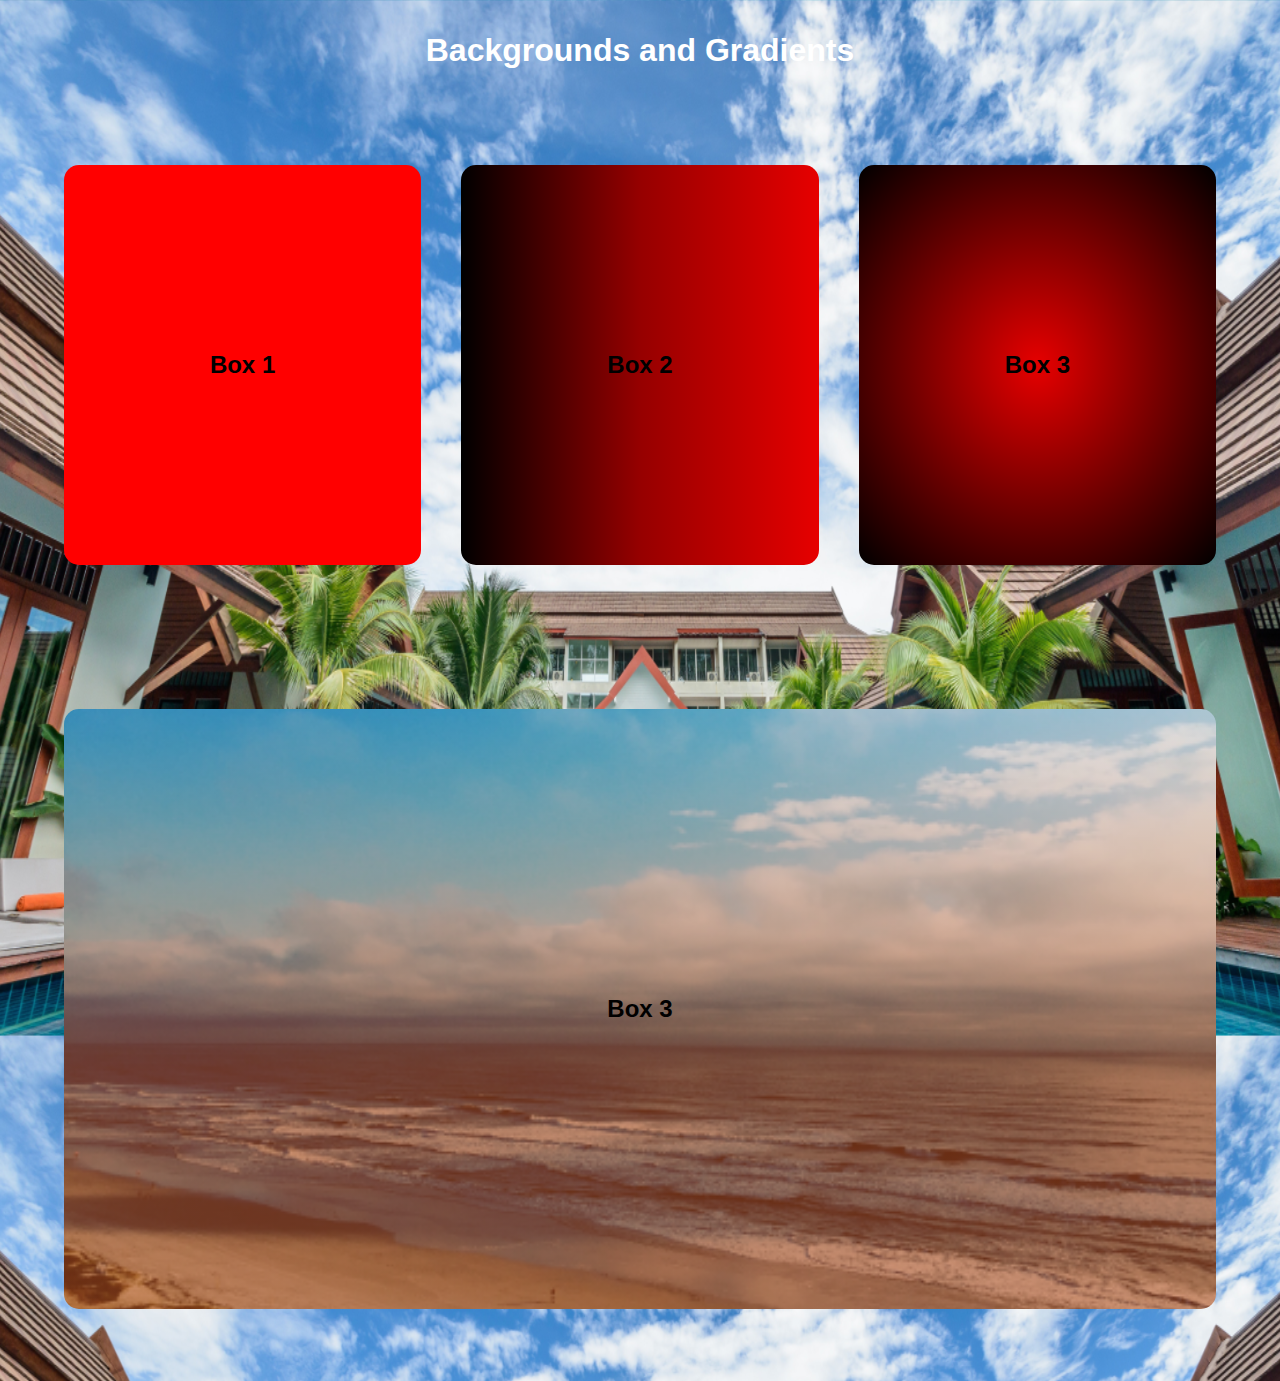
<file: block-BHaabu/index.html>
<!DOCTYPE html>
<html lang="en">
  <head>
    <meta charset="UTF-8" />
    <meta http-equiv="X-UA-Compatible" content="IE=edge" />
    <meta name="viewport" content="width=device-width, initial-scale=1.0" />
    <link rel="stylesheet" href="css/normalize.css" />
    <link rel="stylesheet" href="css/reset.css" />
    <link rel="stylesheet" href="css/style.css" />
    <title>Gradients</title>
  </head>
  <body>
    <h2>Backgrounds and Gradients</h2>
    <div class="row">
      <div class="col">Box 1</div>
      <div class="col">Box 2</div>
      <div class="col">Box 3</div>
    </div>

    <div class="row banner">Box 3</div>
  </body>
</html>
</file>
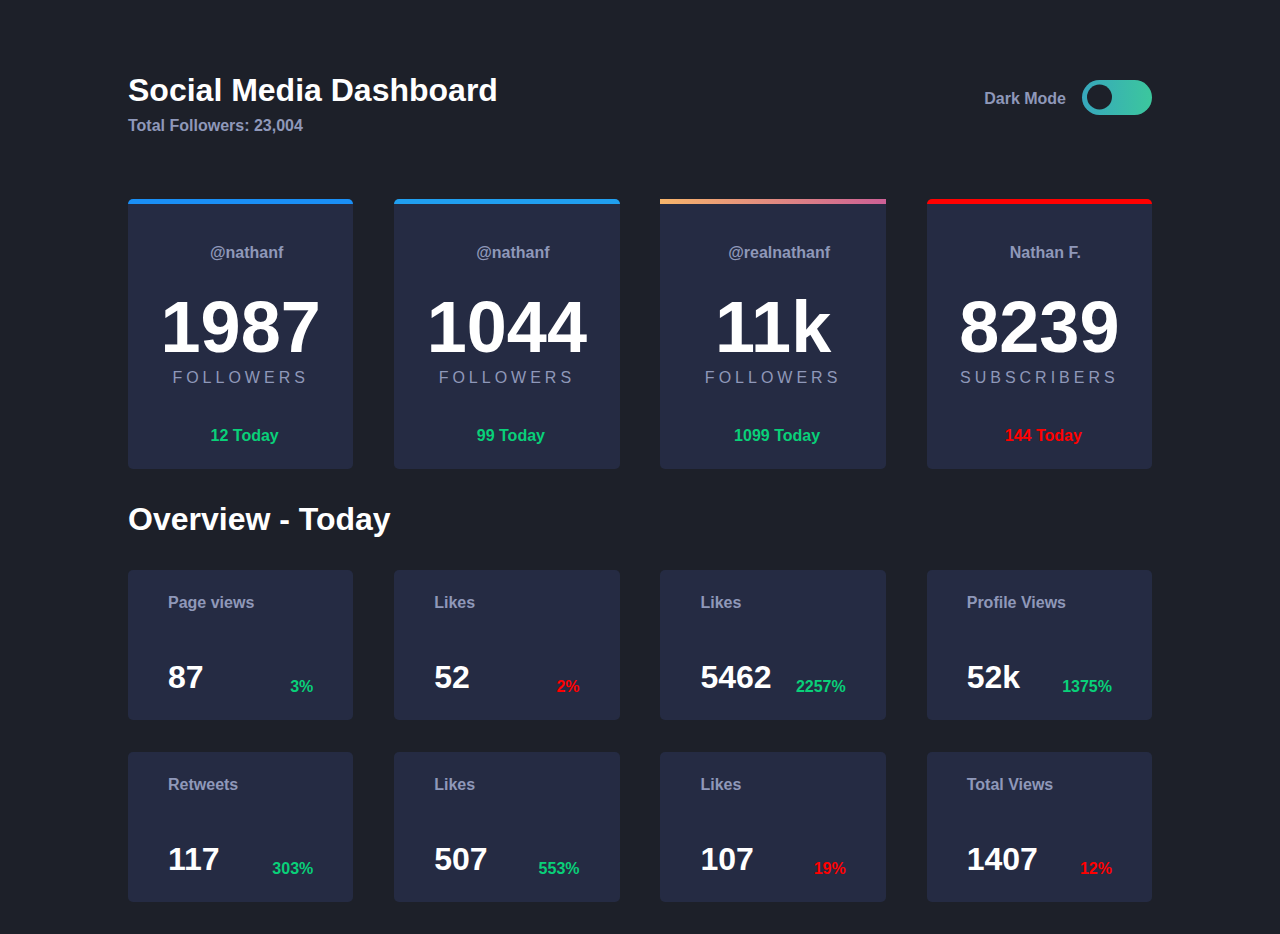
<file: block-BHaabv/index.html>
<!DOCTYPE html>
<html lang="en">
  <head>
    <meta charset="UTF-8" />
    <meta http-equiv="X-UA-Compatible" content="IE=edge" />
    <meta name="viewport" content="width=device-width, initial-scale=1.0" />
    <link
      rel="stylesheet"
      href="https://cdnjs.cloudflare.com/ajax/libs/font-awesome/6.2.1/css/all.min.css"
      integrity="sha512-MV7K8+y+gLIBoVD59lQIYicR65iaqukzvf/nwasF0nqhPay5w/9lJmVM2hMDcnK1OnMGCdVK+iQrJ7lzPJQd1w=="
      crossorigin="anonymous"
      referrerpolicy="no-referrer"
    />
    <link rel="stylesheet" href="css/normalize.css" />
    <link rel="stylesheet" href="css/reset.css" />
    <link rel="stylesheet" href="css/style.css" />
    <title>Social Media Dashboard</title>
  </head>
  <body theme="dark">
    <header>
      <div class="container navbar">
        <div>
          <h2>Social Media Dashboard</h2>
          <h4>Total Followers: 23,004</h4>
        </div>

        <div class="toggle-container">
          <span>Dark Mode</span>
          <label>
            <input type="checkbox" id="toggle-btn" />
          </label>
        </div>
      </div>
    </header>
    <main>
      <section>
        <div class="container social-cards-block">
          <div class="social-card">
            <p class="social-name">
              <i class="fa-brands fa-square-facebook"></i>
              <span class="username">@nathanf</span>
            </p>
            <p class="count">1987</p>
            <h3>Followers</h3>
            <p class="increaseInCount">
              <i class="fa-solid fa-caret-up"></i><span>12 Today</span>
            </p>
          </div>
          <div class="social-card">
            <p class="social-name">
              <i class="fa-brands fa-twitter"></i>
              <span class="username">@nathanf</span>
            </p>
            <p class="count">1044</p>
            <h3>Followers</h3>
            <p class="increaseInCount">
              <i class="fa-solid fa-caret-up"></i><span>99 Today</span>
            </p>
          </div>
          <div class="social-card">
            <p class="social-name">
              <i class="fa-brands fa-instagram"></i>
              <span class="username">@realnathanf</span>
            </p>
            <p class="count">11k</p>
            <h3>Followers</h3>
            <p class="increaseInCount">
              <i class="fa-solid fa-caret-up"></i><span>1099 Today</span>
            </p>
          </div>
          <div class="social-card">
            <p class="social-name">
              <i class="fa-brands fa-youtube"></i>
              <span class="username">Nathan F.</span>
            </p>
            <p class="count">8239</p>
            <h3>Subscribers</h3>
            <p class="decreaseInCount">
              <i class="fa-solid fa-caret-down"></i><span>144 Today</span>
            </p>
          </div>
        </div>
      </section>
      <section>
        <div class="container overview-block">
          <h2>Overview - Today</h2>
          <div class="row">
            <div class="col">
              <p class="flex-between social-icon">
                <span>Page views</span>
                <i class="fa-brands fa-square-facebook"></i>
              </p>
              <div class="flex-between">
                <span class="overview-count">87</span>
                <p class="increaseInCount">
                  <i class="fa-solid fa-caret-up"></i><span>3%</span>
                </p>
              </div>
            </div>
            <div class="col">
              <p class="flex-between social-icon">
                <span>Likes</span>
                <i class="fa-brands fa-square-facebook"></i>
              </p>
              <div class="flex-between">
                <span class="overview-count">52</span>
                <p class="decreaseInCount">
                  <i class="fa-solid fa-caret-down"></i><span>2%</span>
                </p>
              </div>
            </div>
            <div class="col">
              <p class="flex-between social-icon">
                <span>Likes</span>
                <i class="fa-brands fa-instagram"></i>
              </p>
              <div class="flex-between">
                <span class="overview-count">5462</span>
                <p class="increaseInCount">
                  <i class="fa-solid fa-caret-up"></i><span>2257%</span>
                </p>
              </div>
            </div>
            <div class="col">
              <p class="flex-between social-icon">
                <span>Profile Views</span>
                <i class="fa-brands fa-instagram"></i>
              </p>
              <div class="flex-between">
                <span class="overview-count">52k</span>
                <p class="increaseInCount">
                  <i class="fa-solid fa-caret-up"></i><span>1375%</span>
                </p>
              </div>
            </div>
          </div>
          <div class="row">
            <div class="col">
              <p class="flex-between social-icon">
                <span>Retweets</span>
                <i class="fa-brands fa-twitter"></i>
              </p>
              <div class="flex-between">
                <span class="overview-count">117</span>
                <p class="increaseInCount">
                  <i class="fa-solid fa-caret-up"></i><span>303%</span>
                </p>
              </div>
            </div>
            <div class="col">
              <p class="flex-between social-icon">
                <span>Likes</span>
                <i class="fa-brands fa-twitter"></i>
              </p>
              <div class="flex-between">
                <span class="overview-count">507</span>
                <p class="increaseInCount">
                  <i class="fa-solid fa-caret-up"></i><span>553%</span>
                </p>
              </div>
            </div>
            <div class="col">
              <p class="flex-between social-icon">
                <span>Likes</span>
                <i class="fa-brands fa-youtube"></i>
              </p>
              <div class="flex-between">
                <span class="overview-count">107</span>
                <p class="decreaseInCount">
                  <i class="fa-solid fa-caret-down"></i><span>19%</span>
                </p>
              </div>
            </div>
            <div class="col">
              <p class="flex-between social-icon">
                <span>Total Views</span>
                <i class="fa-brands fa-youtube"></i>
              </p>
              <div class="flex-between">
                <span class="overview-count">1407</span>
                <p class="decreaseInCount">
                  <i class="fa-solid fa-caret-down"></i><span>12%</span>
                </p>
              </div>
            </div>
          </div>
        </div>
      </section>
    </main>

    <script>
      let togglebtn = document.getElementById("toggle-btn");

      togglebtn.addEventListener("change", () => {
        if (togglebtn.checked) {
          document.body.setAttribute("theme", "light");
        } else {
          document.body.setAttribute("theme", "dark");
        }
      });
    </script>
  </body>
</html>
</file>
<file: block-BHaabu/css/style.css>
body {
  background: url("../images/water-bg.png");
  background-size: 100% 75%;
  background-repeat: repeat-y;
}

h2 {
  text-align: center;
  color: #fff;
  font-family: sans-serif;
  font-size: 2rem;
  margin: 1em 0;
  font-weight: 700;
}

.row {
  width: 90%;
  margin: 0 auto;
  display: flex;
  justify-content: space-between;
  margin-top: 6em;
}

.col {
  width: 31%;
  height: 400px;
  display: flex;
  align-items: center;
  justify-content: center;
  font-family: sans-serif;
  font-weight: 700;
  font-size: 1.5rem;
  border-radius: 15px;
}

.col:nth-child(1) {
  background-color: red;
}

.col:nth-child(2) {
  background-image: linear-gradient(
    90deg,
    rgb(0, 0, 0),
    rgb(150, 0, 0),
    rgb(230, 0, 0)
  );
}

.col:nth-child(3) {
  background-image: radial-gradient(rgb(230, 0, 0), rgb(0, 0, 0));
}

.banner {
  background: linear-gradient(
      180deg,
      rgba(0, 0, 0, 0.1),
      rgba(180, 60, 0, 0.5) 60%
    ),
    url("../images/water.png");
  height: 600px;
  background-size: cover;
  margin-bottom: 3em;
  display: flex;
  align-items: center;
  justify-content: center;
  font-family: sans-serif;
  font-weight: 700;
  font-size: 1.5rem;
  border-radius: 15px;
}
</file>
<file: block-BHaabv/css/style.css>
body[theme="dark"] {
  --background-color: #1d2029;
  --card-color: #252b43;
  --text-color: #8f98b9;
  --heading-color: #fff;
}

body[theme="light"] {
  --background-color: #e5e5e5;
  --card-color: #fefefe;
  --text-color: #545454;
  --heading-color: #121212;
}

.container {
  width: 80%;
  margin: 2em auto;
}

body {
  background-color: var(--background-color);
}

h2 {
  font-weight: 700;
  font-family: sans-serif;
  color: var(--heading-color);
  font-size: 2rem;
  margin: 0.25em 0;
}

h3,
h4,
span {
  font-weight: 700;
  font-family: sans-serif;
  color: var(--text-color);
}

h3 {
  font-weight: 500;
  text-transform: uppercase;
  letter-spacing: 4px;
}

.navbar {
  display: flex;
  justify-content: space-between;
  align-items: center;
  margin: 4em auto;
}

.toggle-container {
  display: flex;
  align-items: center;
}

#toggle-btn {
  appearance: none;
  -webkit-appearance: none;
  width: 70px;
  height: 35px;
  border-radius: 2em;
  margin-left: 1em;
  position: relative;
  background-image: linear-gradient(90deg, #37a7bd, #3cc79d);
  cursor: pointer;
}

#toggle-btn::before {
  content: "";
  position: absolute;
  width: 25px;
  height: 25px;
  background-color: var(--background-color);
  border-radius: 50%;
  top: 50%;
  transform: translateY(-50%);
  left: 5px;
  transition: left 250ms ease-in-out;
}

#toggle-btn:checked::before {
  left: 40px;
}

/* social media cards */

.social-cards-block,
.row {
  display: flex;
  justify-content: space-between;
}

.social-card {
  width: 22%;
  height: 270px;
  display: flex;
  flex-direction: column;
  align-items: center;
  justify-content: center;
  background-color: var(--card-color);
  border-radius: 5px;
}

.row {
  margin: 2em 0;
}

.col {
  height: 150px;
  width: 22%;
  display: flex;
  flex-direction: column;
  justify-content: space-between;
  background-color: var(--card-color);
  border-radius: 5px;
  padding: 1.5em 2.5em;
}

.col .flex-between {
  display: flex;
  justify-content: space-between;
}

.social-card:nth-child(1) {
  border-top: 5px solid #1a8ff6;
}

.social-card:nth-child(2) {
  border-top: 5px solid #209ff0;
}

.social-card:nth-child(3) {
  border-image: linear-gradient(90deg, #f7b56b, #cc5f96);
  border-top: 5px solid transparent;
  border-image-slice: 1;
}

.social-card:nth-child(4) {
  border-top: 5px solid red;
}

p {
  font-family: sans-serif;
}

.count {
  color: var(--heading-color);
  font-size: 4.5rem;
  font-weight: 700;
}

.social-name {
  margin: 1em 0 1.5em 0;
}

.social-name i,
.increaseInCount i,
.decreaseInCount i {
  margin-right: 0.5em;
}

.social-name {
  display: flex;
  align-items: center;
}

.social-name i,
.social-icon i {
  font-size: 1.5rem;
}

.increaseInCount,
.increaseInCount span {
  color: #09d079;
  margin-top: 2.5em;
}

.decreaseInCount,
.decreaseInCount span {
  color: red;
  margin-top: 2.5em;
}

.overview-block .increaseInCount,
.overview-block .increaseInCount span,
.overview-block .decreaseInCount,
.overview-block .decreaseInCount span {
  margin-top: 0;
}

.fa-square-facebook {
  color: #188df4;
}

.fa-twitter {
  color: #209ff0;
}

.fa-instagram {
  color: #cc5f96;
}

.fa-youtube {
  color: red;
}

.overview-count {
  color: var(--heading-color);
  font-size: 2rem;
}

.flex-between {
  align-items: flex-end;
}

@media (max-width: 768px) {
  .social-cards-block,
  .navbar,
  .row {
    display: flex;
    justify-content: space-between;
    align-items: center;
    flex-direction: column;
  }

  .navbar {
    text-align: center;
  }

  .navbar > * {
    margin: 1em 0;
  }

  .social-card,
  .col {
    width: 100%;
    margin: 1em 0;
  }
}
</file>
